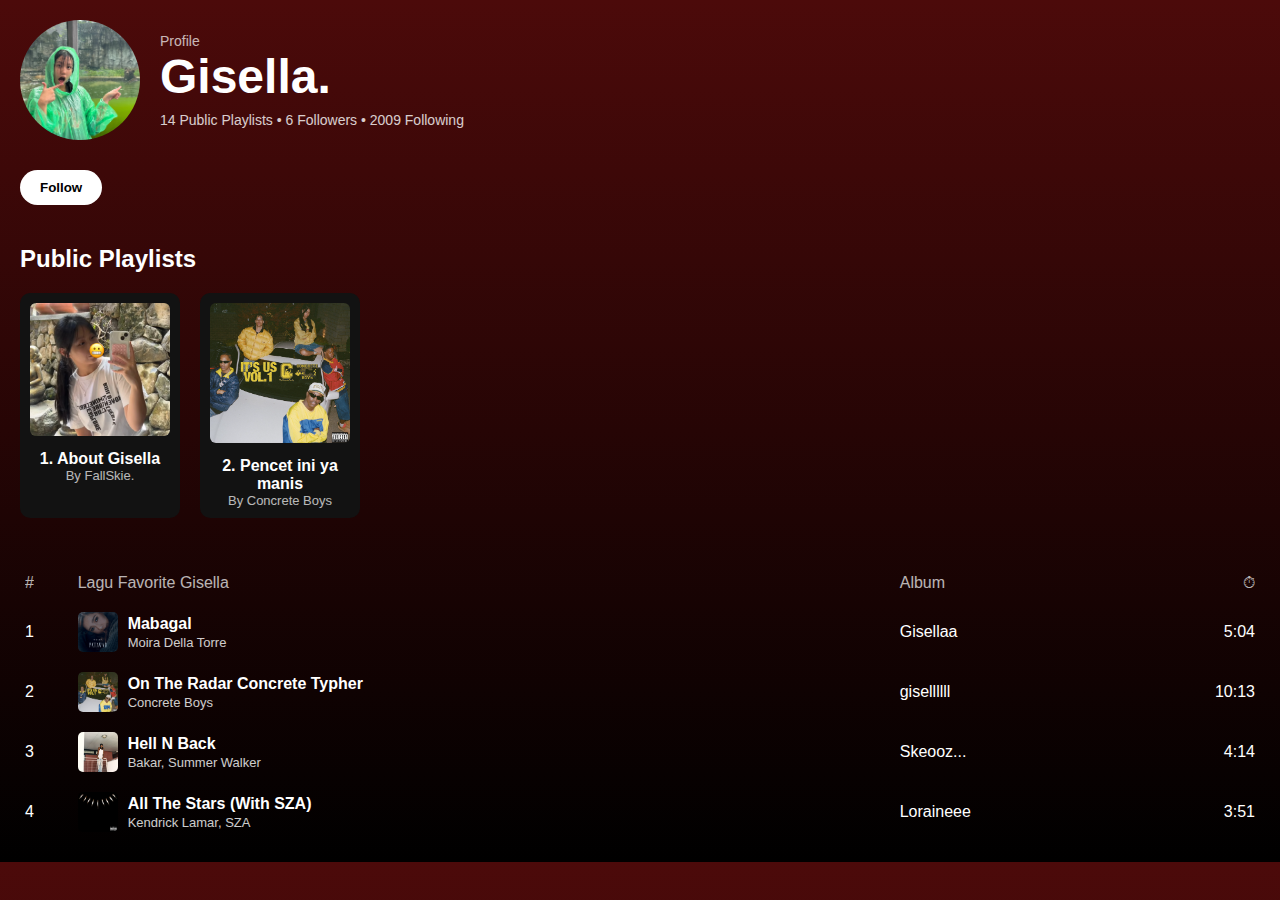
<file: index.html>
<!DOCTYPE html>
<html lang="en">
<head>
    <meta charset="UTF-8">
    <title>FallSkie. | Profile</title>
    <link rel="stylesheet" href="ultah.css">
    <meta name="viewport" content="width=device-width, initial-scale=1.0">
    <style>
        /* Tambahkan pointer cursor ke baris lagu yang interaktif */
        .playable {
            cursor: pointer;
        }

        /* Tambahkan efek hover agar kelihatan bisa diklik */
        .playable:hover {
            background-color: rgba(255, 255, 255, 0.1);
        }
    </style>
</head>
<body>
    <header class="profile-header">
        <img src="cee green cut.png" alt="Profile Picture" class="profile-pic">
        <div class="profile-info">
            <p class="profile-label">Profile</p>
            <h1 class="profile-name">Gisella<span class="dot">.</span></h1>
            <p class="profile-meta">14 Public Playlists • 6 Followers • 2009 Following</p>
        </div>
    </header>

    <main>
        <button class="follow-btn">Follow</button>
        
        <h2 class="section-title">Public Playlists</h2>
        <div class="playlist-grid">
           <div class="playlist-card">
                <a href="password.html">
                    <img src="ceeee cut.png" alt="Gisella Playlist">
                </a>
                <p class="playlist-title">1. About Gisella</p>
                <p class="playlist-author">By FallSkie.</p>
            </div>
            <div class="playlist-card">
                <a href="password2.html">
                    <img src="on the radar.png" alt="on the radar cover">
                </a>
                <p class="playlist-title">2. Pencet ini ya manis</p>
                <p class="playlist-author">By Concrete Boys</p>
            </div>
        </div>
    </main>

    <br><br>

    <!-- Play dan list lagu fav -->
    <main>
        <table>
            <thead>
                <tr>
                    <th>#</th>
                    <th>Lagu Favorite Gisella</th>
                    <th>Album</th>
                    <th class="right">⏱</th>
                </tr>
            </thead>
            <tbody>
                <tr class="playable" data-url="ultah2.html">
                    <td>1</td>
                    <td class="song-info">
                        <img src="Screenshot 2025-05-29 103252.png" alt="Mabagal">
                        <div>
                            <p class="title">Mabagal</p>
                            <p class="artist">Moira Della Torre</p>
                        </div>
                    </td>
                    <td>Gisellaa</td>
                    <td class="right">5:04</td>
                </tr>
                <tr class="playable" data-url="ultah3.html">
                    <td>2</td>
                    <td class="song-info">
                        <img src="on the radar.png" alt="Concrete Boys">
                        <div>
                            <p class="title">On The Radar Concrete Typher</p>
                            <p class="artist">Concrete Boys</p>
                        </div>
                    </td>
                    <td>gisellllll</td>
                    <td class="right">10:13</td>
                </tr>
                <tr class="playable" data-url="ultah4.html">
                    <td>3</td>
                    <td class="song-info">
                        <img src="Hell N Back.png" alt="Hell N Back">
                        <div>
                            <p class="title">Hell N Back</p>
                            <p class="artist">Bakar, Summer Walker</p>
                        </div>
                    </td>
                    <td>Skeooz...</td>
                    <td class="right">4:14</td>
                </tr>
                <tr class="playable" data-url="ultah5.html">
                    <td>4</td>
                    <td class="song-info">
                        <img src="All the stars.png" alt="All The Stars">
                        <div>
                            <p class="title">All The Stars (With SZA)</p>
                            <p class="artist">Kendrick Lamar, SZA</p>
                        </div>
                    </td>
                    <td>Loraineee</td>
                    <td class="right">3:51</td>
                </tr>
            </tbody>
        </table>
    </main>

    <script>
        // buat nge play laguu nyeni
        const playableRows = document.querySelectorAll('.playable');
        playableRows.forEach(row => {
            row.addEventListener('click', () => {
                const url = row.getAttribute('data-url');
                window.location.href = url;
            });
        });


    </script>
</body>
</html>
</file>
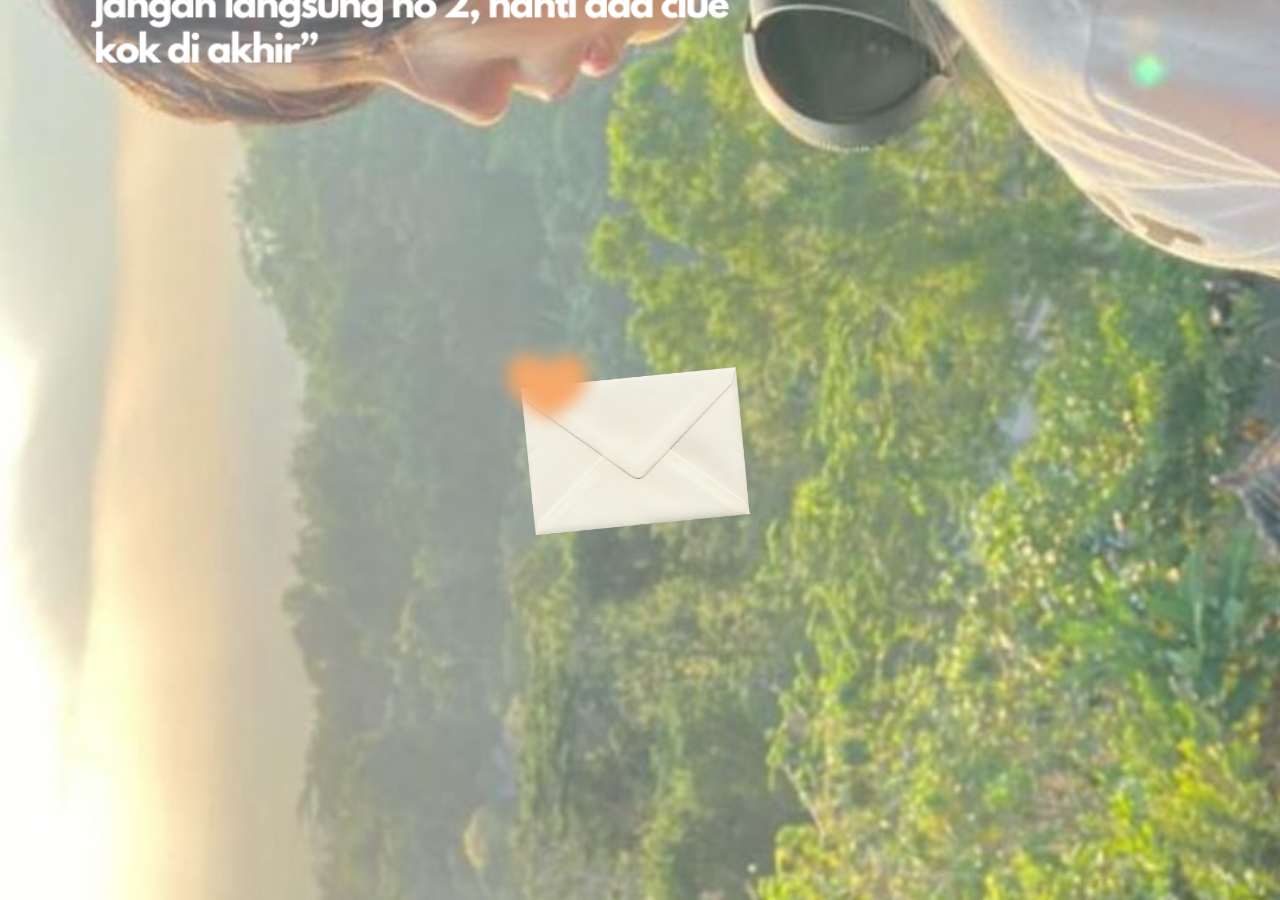
<file: cluenomor2.html>
<!DOCTYPE html>
<html lang="en">
<head>
  <meta charset="UTF-8" />
  <title>You’ve Got a Mail</title>
  <style>
    /* Reset & Body */
    * {
      margin: 0;
      padding: 0;
      box-sizing: border-box;
    }

    body {
      font-family: Arial, sans-serif;
      background-image: url('BEGRONASLIMBOD.png');
      background-size: cover;
      background-position: center;
      background-repeat: no-repeat;
      height: 100vh;
      overflow: hidden;
      position: relative;
    }

    /* Amplop wrapper */
    .mail-wrapper {
      position: absolute;
      top: 50%;
      left: 50%;
      transform: translate(-50%, -50%);
      width: 300px;
      cursor: pointer;
    }

    .envelope {
      width: 100%;
      z-index: 1;
      display: block;
    }

    /* Polaroid */
    .polaroid {
      position: absolute;
      top: -40px;
      left: 100px;
      transform: rotate(8deg);
      width: 120px;
      z-index: 2;
    }

    .polaroid img {
      width: 100%;
      border: 10px solid white;
      box-shadow: 0 4px 8px rgba(0, 0, 0, 0.2);
    }

    /* Kertas surat */
    .paper {
      position: absolute;
      top: 0;
      left: 0;
      width: 100%;
      opacity: 0;
      transform: scale(0.9);
      transition: all 0.6s ease;
      z-index: 3;
    }

    .paper img {
      width: 100%;
      border-radius: 10px;
    }

    .show-paper {
      opacity: 1;
      transform: translateY(-150px) scale(1);
    }

    /* Tombol fixed di bawah */
    #nextPageBtn {
      position: fixed;
      bottom: 20px;
      left: 50%;
      transform: translateX(-50%);
      padding: 12px 24px;
      font-size: 16px;
      background-color: #6a5acd;
      color: white;
      border: none;
      border-radius: 8px;
      cursor: pointer;
      transition: background-color 0.3s ease;
      display: none;
      z-index: 99;
    }

    #nextPageBtn:hover {
      background-color: #483d8b;
    }

    /* Responsif */
    @media (max-width: 480px) {
      .mail-wrapper {
        width: 90%;
      }

      .polaroid {
        width: 90px;
        left: 60%;
      }

      .paper img {
        border-radius: 8px;
      }

      #nextPageBtn {
        font-size: 14px;
        padding: 10px 20px;
      }
    }
  </style>
</head>
<body>

  


  <!-- Amplop & Foto -->
  <div class="mail-wrapper" onclick="showPaper()">
    <img src="foto surat mail.png" alt="Amplop" class="envelope" />

    <div class="paper" id="paper">
      <img src="PAPERCLUE.png" alt="Surat Ulang Tahun" />
    </div>

   
  </div>

  <!-- Tombol Next Page -->
  <button id="nextPageBtn" onclick="goToNextPage()">Tekan Ini untuk Ke Beranda</button>

  <!-- Script -->
  <script>
    function showPaper() {
      const paper = document.getElementById('paper');
      const nextBtn = document.getElementById('nextPageBtn');

      paper.classList.toggle('show-paper');

      if (paper.classList.contains('show-paper')) {
        nextBtn.style.display = 'block';
      } else {
        nextBtn.style.display = 'none';
      }
    }

    function goToNextPage() {
      window.location.href = 'index.html'; // Ganti ke halaman kamu
    }
  </script>
</body>
</html>
</file>
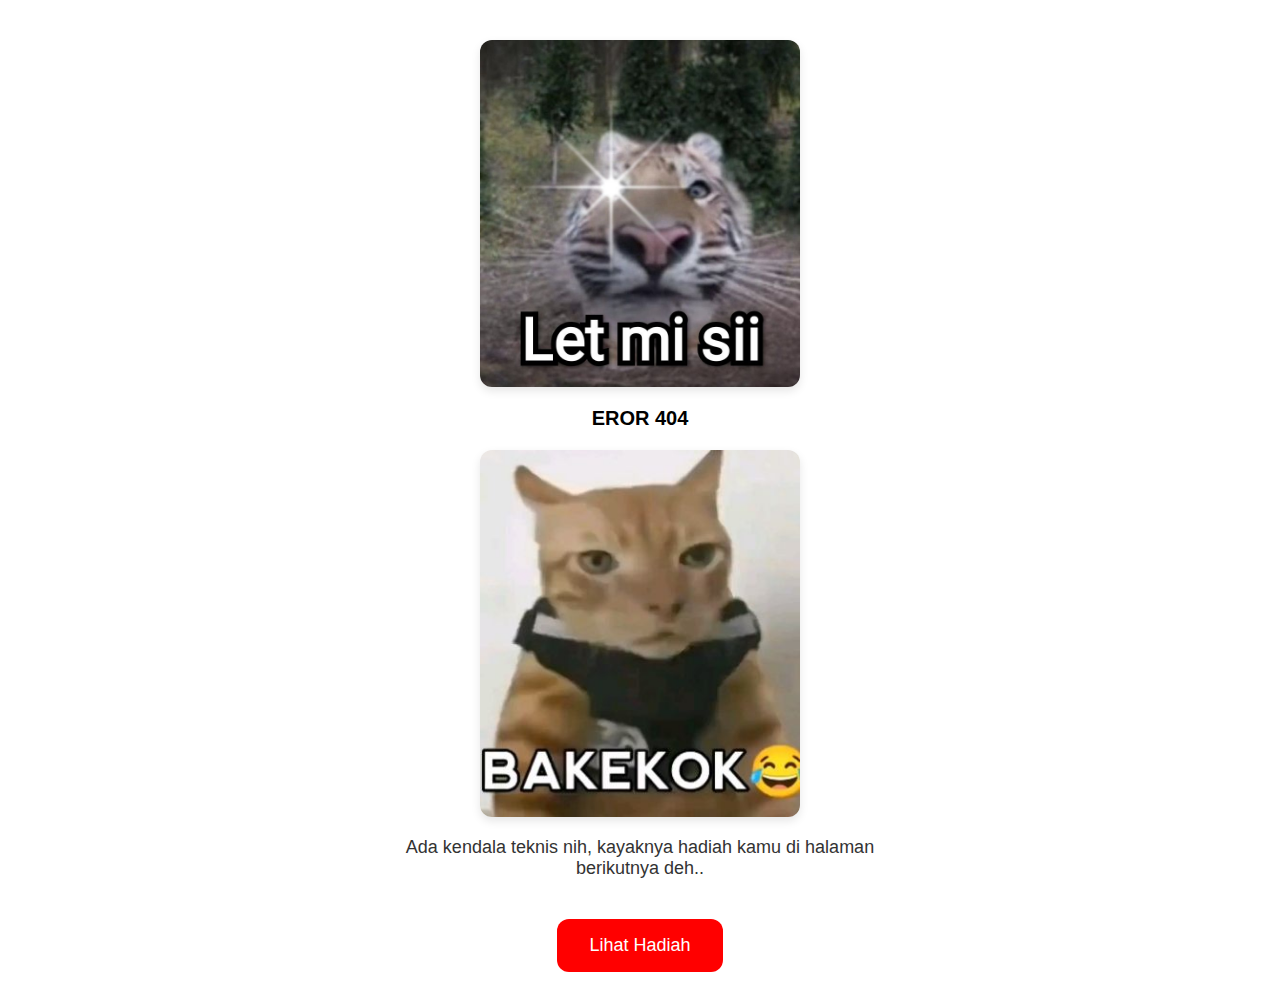
<file: giftMeme0.html>
<!DOCTYPE html>
<html lang="id">
<head>
  <meta charset="UTF-8" />
  <meta name="viewport" content="width=device-width, initial-scale=1.0"/>
  <title>Gift?</title>
  <link rel="stylesheet" href="giftMeme0.css" />
</head>
<body>
  <div class="container">
    <img src="letmisii.jpeg" alt="Let mi sii" class="meme-img" />
    <p class="error-text">EROR 404</p>

    <img src="Bakekok.jpeg" alt="Bakekok" class="meme-img" />
    <p class="info-text">Ada kendala teknis nih, kayaknya hadiah kamu di halaman berikutnya deh..</p>

    <button onclick="showPopup()">Lihat Hadiah</button>
  </div>

  <!-- Popup -->
  <div id="popup" class="popup hidden">
    <div class="popup-box">
      <h2>Kamu beneran Gisella kan?</h2>
      <p>soalnya gift ini aku buat sepenuh hati hanya untuk Gisella Loraine saja.</p>
      <hr />
      <div class="popup-buttons">
        <button class="no-btn" onclick="hidePopup()">Engga</button>
        <button class="yes-btn" onclick="goToNext()">Iyaa</button>
      </div>
    </div>
  </div>

  <script>
    function showPopup() {
      document.getElementById("popup").classList.remove("hidden");
    }

    function hidePopup() {
      document.getElementById("popup").classList.add("hidden");
    }

    function goToNext() {
      window.location.href = "giftMeme1.html"; // ganti ke file prank selanjutnya
    }
  </script>
</body>
</html>
</file>
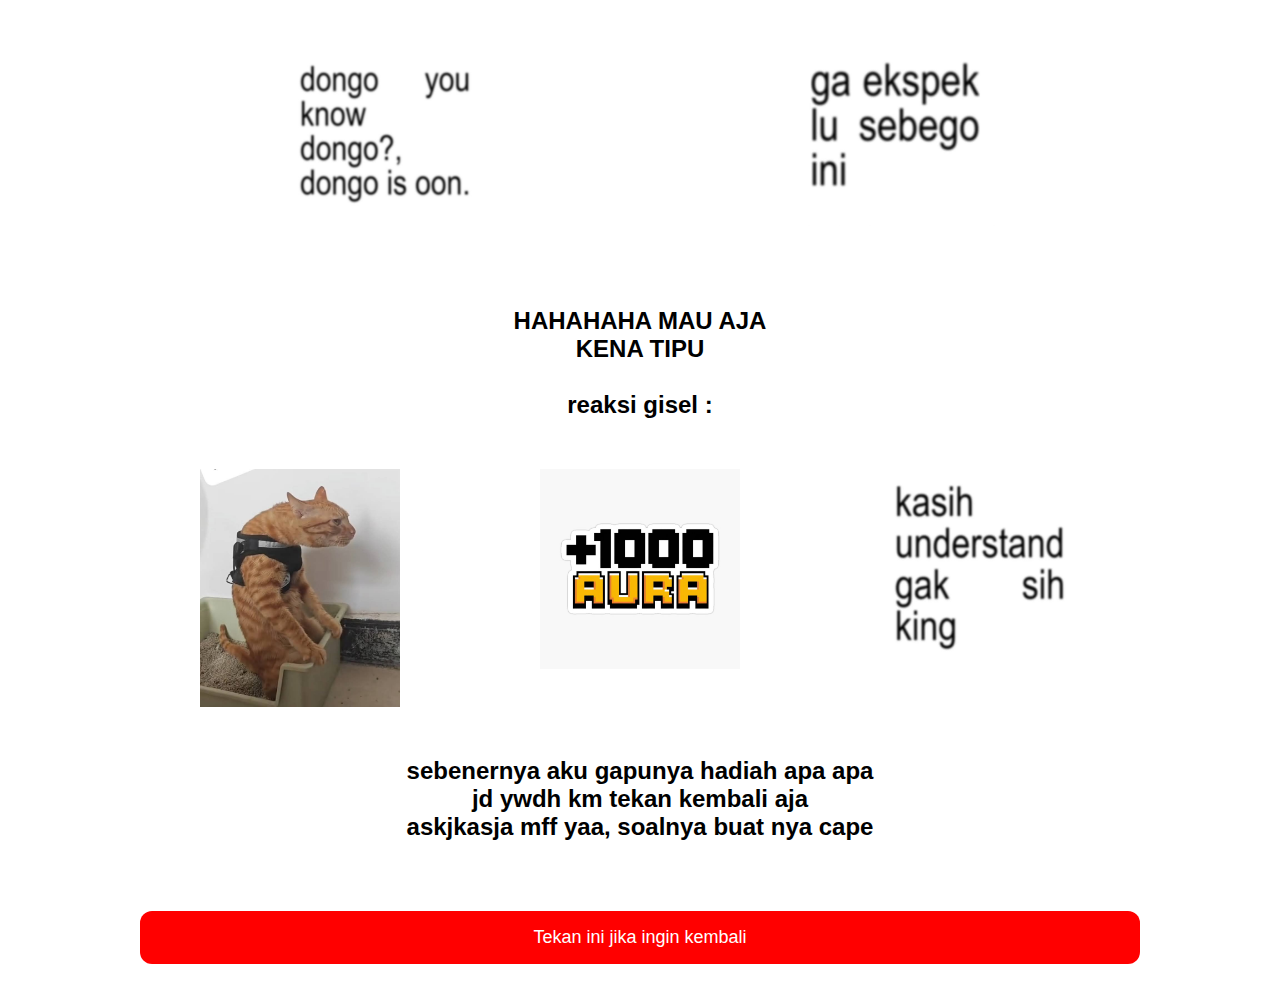
<file: giftMeme1.html>
<!DOCTYPE html>
<html lang="id">
<head>
  <meta charset="UTF-8" />
  <meta name="viewport" content="width=device-width, initial-scale=1.0" />
  <title>Eaa Kena Scam 😎</title>
  <link rel="stylesheet" href="giftMeme1.css" />
</head>
<body>

  <div class="content">
    <img src="stiker 1.jpeg" alt="dongo" class="sticker" />
    <img src="stiker 2.jpeg" alt="sebegoini" class="sticker" />
    <h2>HAHAHAHA MAU AJA<br>KENA TIPU<br><br>reaksi gisel :</h2>
    <img src="stiker 3.jpeg" alt="reaksi gisel" class="sticker" />
    <img src="stiker 5.jpeg" alt="+1000 aura" class="sticker" />
    <img src="stiker 4.jpeg" alt="kasih understand gak sih king" class="sticker" />
    <h2>sebenernya aku gapunya hadiah apa apa<br>jd ywdh km tekan kembali aja<br>askjkasja mff yaa, soalnya buat nya cape</h2>

    <button onclick="goBack()">Tekan ini jika ingin kembali</button>
  </div>

  <script>
    function goBack() {
      window.location.href = "giftforme.html"; // atau arahkan ke halaman login
      // window.location.href = "index.html";
    }
  </script>


 

</body>
</html>
</file>
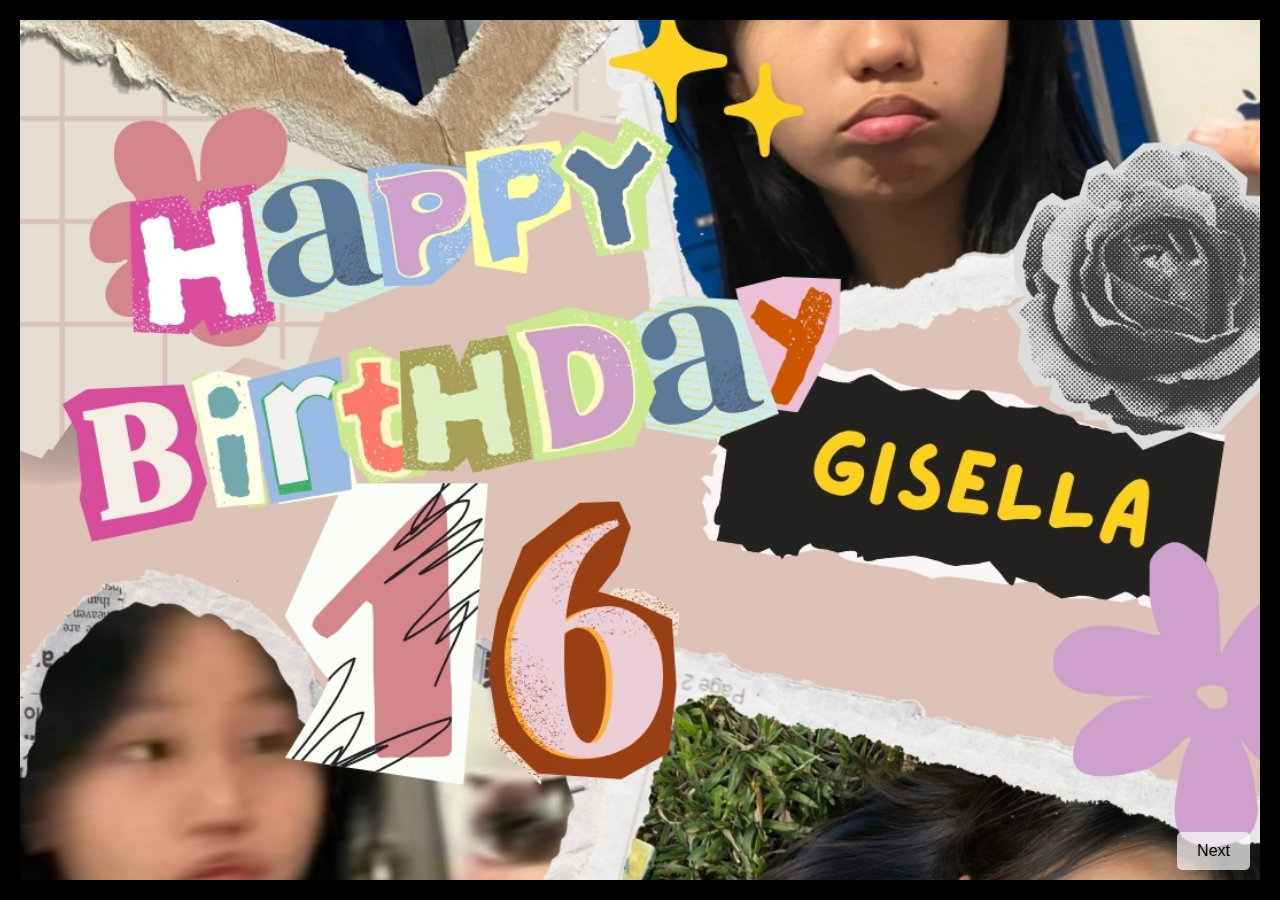
<file: LAST.HTML>
<!DOCTYPE html>
<html lang="id">
<head>
  <meta charset="UTF-8">
  <meta name="viewport" content="width=device-width, initial-scale=1.0">
  <title>Galeri Foto</title>
  <style>
    * {
      margin: 0;
      padding: 0;
      box-sizing: border-box;
    }
    body, html {
      width: 100%;
      height: 100%;
      overflow: hidden;
      font-family: Arial, sans-serif;
    }
    .gallery {
      position: relative;
      width: 100vw;
      height: 100vh;
    }
    .gallery img, .gallery .thank-you {
      position: absolute;
      width: 100%;
      height: 100%;
      display: flex;
      align-items: center;
      justify-content: center;
      flex-direction: column;
      background-color: #000;
      color: #fff;
      font-size: 24px;
      text-align: center;
      padding: 20px;
      opacity: 0;
      transition: opacity 0.5s ease-in-out;
    }
    .gallery img.active, .gallery .thank-you.active {
      opacity: 1;
    }
    .gallery img {
      object-fit: cover;
    }
    .next-btn {
      position: absolute;
      bottom: 30px;
      right: 30px;
      padding: 10px 20px;
      background-color: rgba(255, 255, 255, 0.7);
      border: none;
      border-radius: 5px;
      font-size: 16px;
      cursor: pointer;
    }
    .rate-btn {
      margin-top: 20px;
      padding: 10px 20px;
      background-color: #fff;
      color: #000;
      border: none;
      border-radius: 5px;
      cursor: pointer;
      font-size: 16px;
    }
  </style>
</head>
<body>
  <div class="gallery">
    <img src="1.jpg" alt="Foto 1" class="active">
    <img src="2.jpg" alt="Foto 2">
    <img src="3.jpg" alt="Foto 3">
    <img src="4.jpg" alt="Foto 4">
    <img src="5.jpg" alt="Foto 5">
    <img src="6.jpg" alt="Foto 6">
    <div class="thank-you">
      <div>Thank u uda mau baca sampai terakhir<br><strong>Gisella</strong></div>
      <button class="rate-btn" onclick="alert('Terima kasih gisella loraine, kamu baik banget uda mau baca sampe akhir hehehe, aku juga uda cape ngoding nya, mungkin sampe sini dulu deh ehehehe, made on June 2 to June 14, 2025, 00.05 ')">finish</button>
    </div>
    <button class="next-btn" onclick="showNext()">Next</button>
  </div>

  <script>
    const items = document.querySelectorAll('.gallery img, .gallery .thank-you');
    let current = 0;

    function showNext() {
      items[current].classList.remove('active');
      current = (current + 1) % items.length;
      items[current].classList.add('active');
    }
  </script>
</body>
</html>
</file>
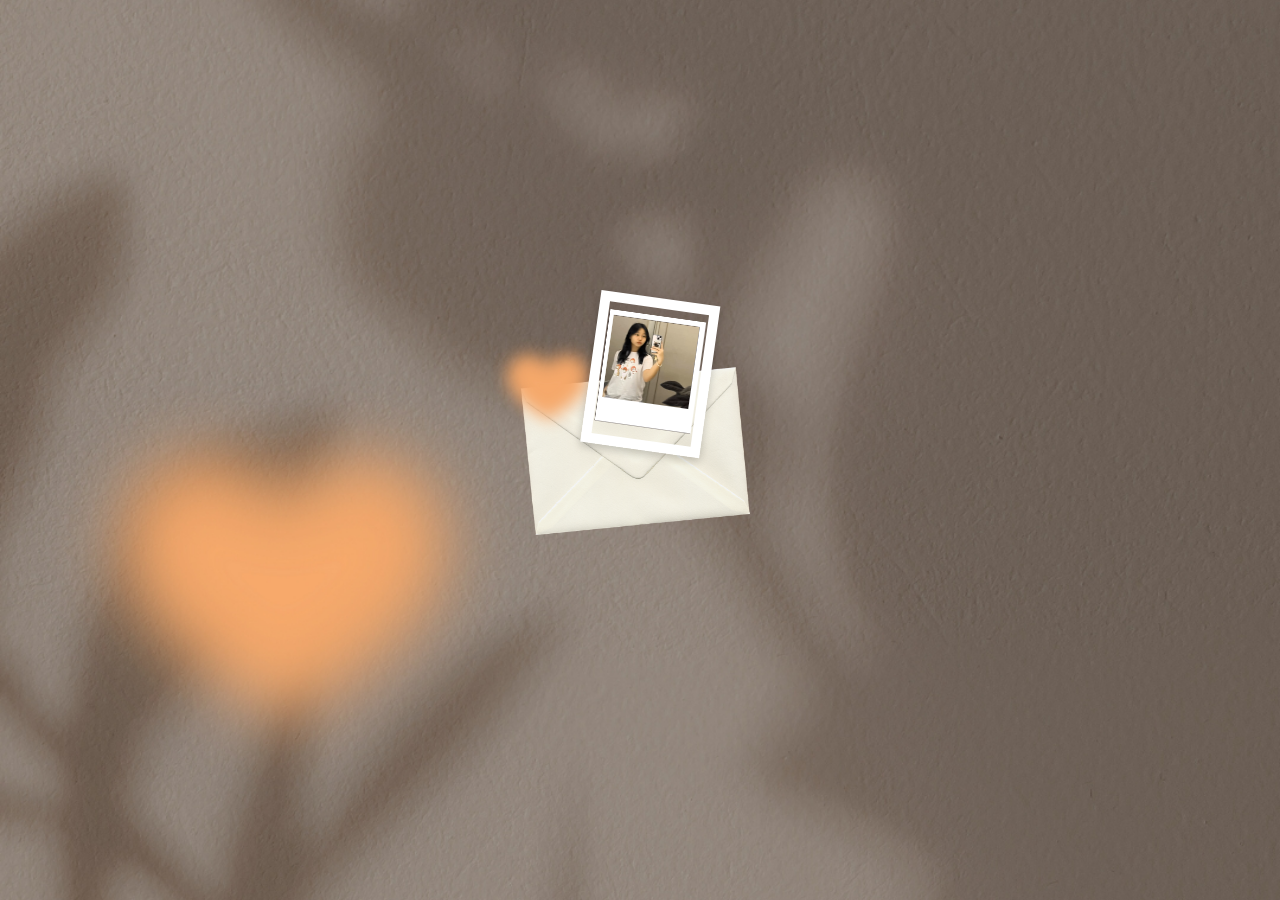
<file: mailnotification.html>
<!DOCTYPE html>
<html lang="en">
<head>
  <meta charset="UTF-8" />
  <title>You’ve Got a Mail</title>
  <style>
    /* Reset & Body */
    * {
      margin: 0;
      padding: 0;
      box-sizing: border-box;
    }

    body {
      font-family: Arial, sans-serif;
      background-image: url('begron real mail.jpg');
      background-size: cover;
      background-position: center;
      background-repeat: no-repeat;
      height: 100vh;
      overflow: hidden;
      position: relative;
    }

    /* Amplop wrapper */
    .mail-wrapper {
      position: absolute;
      top: 50%;
      left: 50%;
      transform: translate(-50%, -50%);
      width: 300px;
      cursor: pointer;
    }

    .envelope {
      width: 100%;
      z-index: 1;
      display: block;
    }

    /* Polaroid */
    .polaroid {
      position: absolute;
      top: -40px;
      left: 100px;
      transform: rotate(8deg);
      width: 120px;
      z-index: 2;
    }

    .polaroid img {
      width: 100%;
      border: 10px solid white;
      box-shadow: 0 4px 8px rgba(0, 0, 0, 0.2);
    }

    /* Kertas surat */
    .paper {
      position: absolute;
      top: 0;
      left: 0;
      width: 100%;
      opacity: 0;
      transform: scale(0.9);
      transition: all 0.6s ease;
      z-index: 3;
    }

    .paper img {
      width: 100%;
      border-radius: 10px;
    }

    .show-paper {
      opacity: 1;
      transform: translateY(-150px) scale(1);
    }

    /* Tombol fixed di bawah */
    #nextPageBtn {
      position: fixed;
      bottom: 20px;
      left: 50%;
      transform: translateX(-50%);
      padding: 12px 24px;
      font-size: 16px;
      background-color: #6a5acd;
      color: white;
      border: none;
      border-radius: 8px;
      cursor: pointer;
      transition: background-color 0.3s ease;
      display: none;
      z-index: 99;
    }

    #nextPageBtn:hover {
      background-color: #483d8b;
    }

    /* Responsif */
    @media (max-width: 480px) {
      .mail-wrapper {
        width: 90%;
      }

      .polaroid {
        width: 90px;
        left: 60%;
      }

      .paper img {
        border-radius: 8px;
      }

      #nextPageBtn {
        font-size: 14px;
        padding: 10px 20px;
      }
    }
  </style>
</head>
<body>

  


  <!-- Amplop & Foto -->
  <div class="mail-wrapper" onclick="showPaper()">
    <img src="foto surat mail.png" alt="Amplop" class="envelope" />

    <div class="paper" id="paper">
      <img src="paper mail.png" alt="Surat Ulang Tahun" />
    </div>

    <div class="polaroid">
      <img src="foto miror mail.png" alt="Foto" />
    </div>
  </div>

  <!-- Tombol Next Page -->
  <button id="nextPageBtn" onclick="goToNextPage()">Next Page</button>

  <!-- Script -->
  <script>
    function showPaper() {
      const paper = document.getElementById('paper');
      const nextBtn = document.getElementById('nextPageBtn');

      paper.classList.toggle('show-paper');

      if (paper.classList.contains('show-paper')) {
        nextBtn.style.display = 'block';
      } else {
        nextBtn.style.display = 'none';
      }
    }

    function goToNextPage() {
      window.location.href = 'cluenomor2.html'; // Ganti ke halaman kamu
    }
  </script>
</body>
</html>
</file>
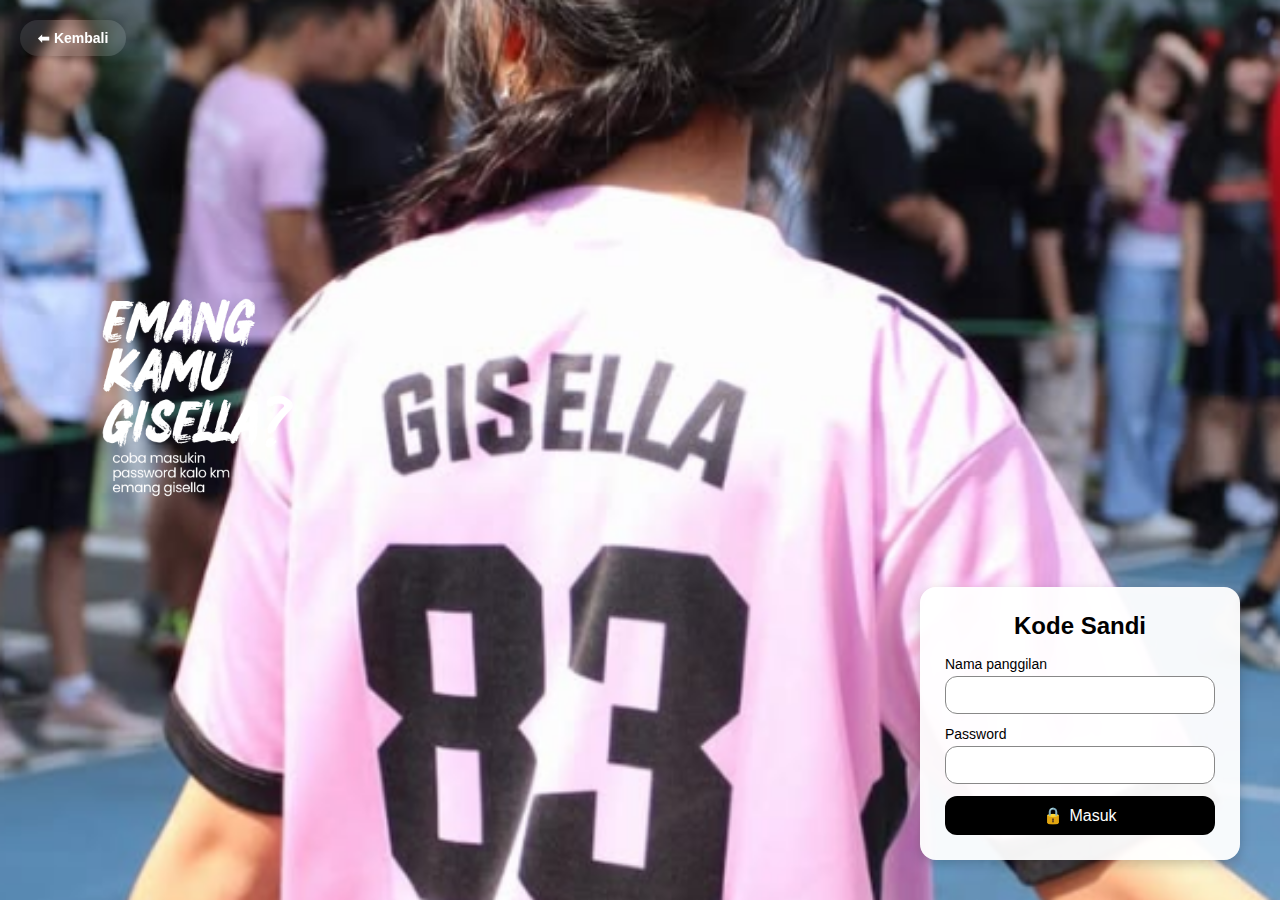
<file: password.html>
<!DOCTYPE html>
<html lang="id">
<head>
  <meta charset="UTF-8" />
  <meta name="viewport" content="width=device-width, initial-scale=1.0" />
  <title>Login GISELLA</title>
  <link rel="stylesheet" href="password.css" />
</head>
<body>

<a href="javascript:history.back()" class="back-button">⬅ Kembali</a>
    

  <div class="container">
    <img src="begron password.png" alt="Background" class="bg" />
    
    <div class="overlay">
      <img src="emang km gisel.png" alt="Emang kamu Gisella?" class="heading-img" />
      
      <div class="login-box">
        <h2>Kode Sandi</h2>
        <form id="loginForm">
          <label for="nickname">Nama panggilan</label>
          <input type="text" id="nickname" name="nickname" required />

          <label for="password">Password</label>
          <input type="password" id="password" name="password" required />

          <button type="submit"><span>🔒</span>Masuk</button>
        </form>
      </div>
    </div>
  </div>

  <script>
    document.getElementById("loginForm").addEventListener("submit", function (e) {
      e.preventDefault(); // Cegah reload

      const nickname = document.getElementById("nickname").value.trim().toLowerCase();
      const password = document.getElementById("password").value.trim();

      if (nickname === "gisella" && password === "14062009") {
        window.location.href = "aboutyou.html"; // arahkan ke halaman baru
      } else {
        alert("Nama atau Password yang kamu masukin salah, lu siapa jir");
      }
    });
  </script>
</body>
</html>
</file>
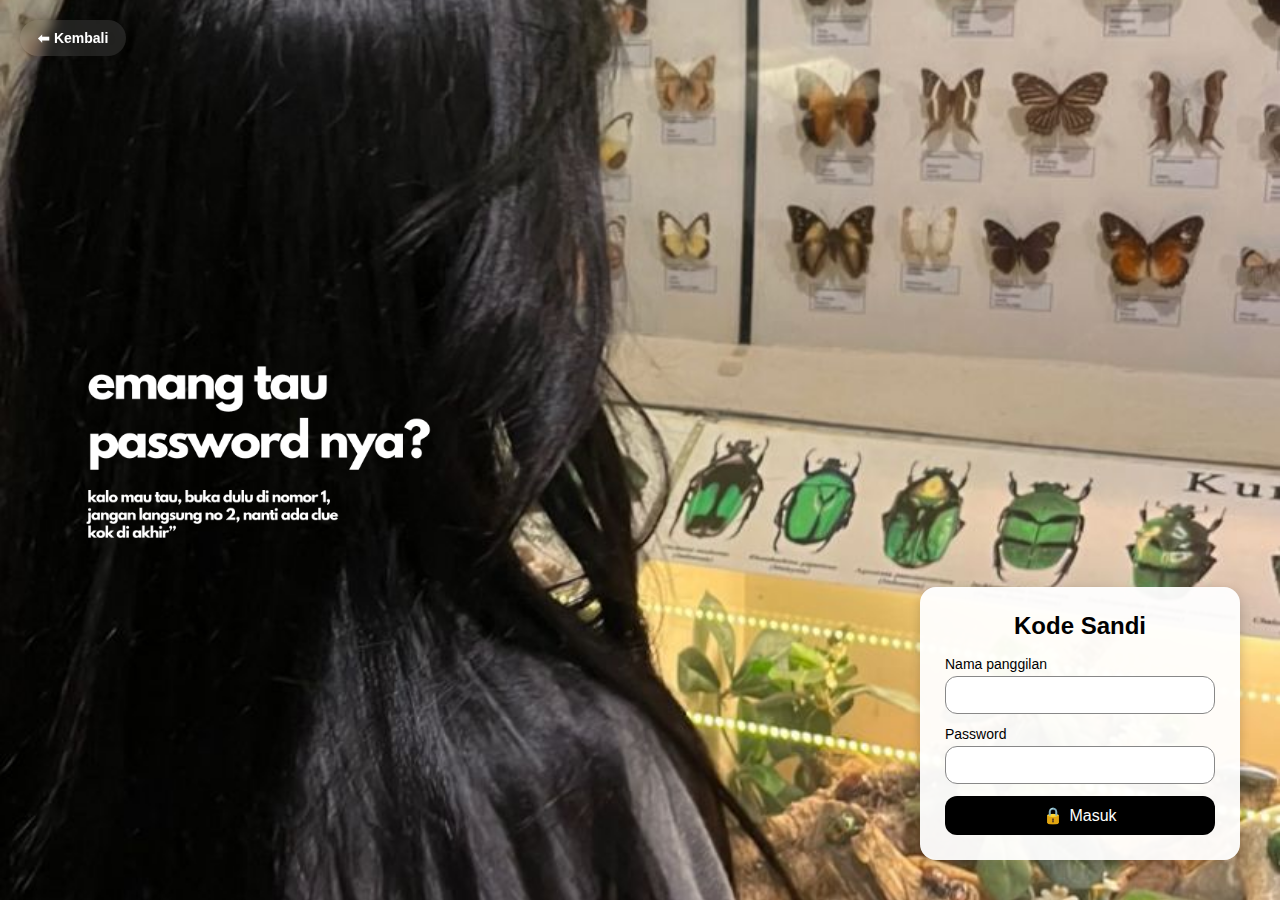
<file: password2.html>
<!DOCTYPE html>
<html lang="id">
<head>
  <meta charset="UTF-8" />
  <meta name="viewport" content="width=device-width, initial-scale=1.0" />
  <title>Login GISELLA</title>
  <link rel="stylesheet" href="password.css" />
</head>
<body>

<a href="javascript:history.back()" class="back-button">⬅ Kembali</a>
    

  <div class="container">
    <img src="giss8.jpg" alt="Background" class="bg" />
    
    <div class="overlay">
      <img src="katakata3.png" alt="Emang kamu Gisella?" class="heading-img" />
      
      <div class="login-box">
        <h2>Kode Sandi</h2>
        <form id="loginForm">
          <label for="nickname">Nama panggilan</label>
          <input type="text" id="nickname" name="nickname" required />

          <label for="password">Password</label>
          <input type="password" id="password" name="password" required />

          <button type="submit"><span>🔒</span>Masuk</button>
        </form>
      </div>
    </div>
  </div>

  <script>
    document.getElementById("loginForm").addEventListener("submit", function (e) {
      e.preventDefault(); // Cegah reload

      const nickname = document.getElementById("nickname").value.trim().toLowerCase();
      const password = document.getElementById("password").value.trim();

      if (nickname === "melvin" && password === "06062009") {
        window.location.href = "LAST.html"; // arahkan ke halaman baru
      } else {
        alert("Nama atau Password yang kamu masukin salah, lu siapa jir");
      }
    });
  </script>
</body>
</html>
</file>
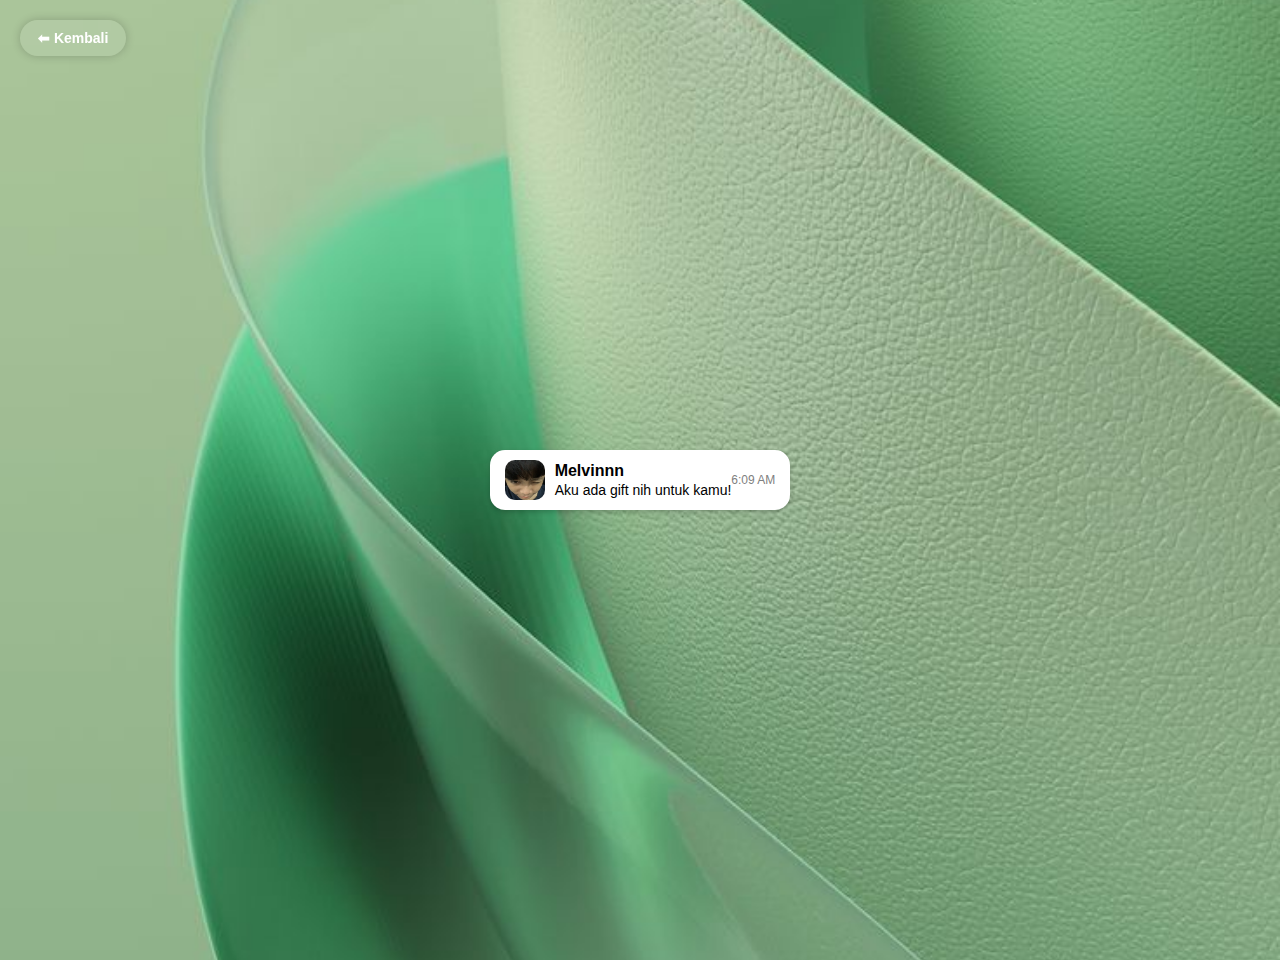
<file: press me.html>
<!DOCTYPE html>
<html lang="id">
<head>
  <meta charset="UTF-8" />
  <meta name="viewport" content="width=device-width, initial-scale=1.0" />
  <title>Simulasi Notifikasi</title>
  <link rel="stylesheet" href="press me.css" />
</head>
<body>

<a href="javascript:history.back()" class="back-button">⬅ Kembali</a>

  
  <!-- Notifikasi awal -->
  <div class="notification" onclick="showAlert()">
    <img src="profille.png" alt="foto" />
    <div class="text">
      <strong>Melvinnn</strong>
      <p>Aku ada gift nih untuk kamu!</p>
    </div>
    <span class="time">6:09 AM</span>
  </div>

  <!-- Alert Box (sembunyi dulu) -->
  <div class="alert-box" id="alertBox">
    <h3>Yakin Buka Gift Dari Aku</h3>
    <p>Gift ini mungkin berisi berbahaya!</p>
    <div class="actions">
      <a href="press me.html">Engga</a>
      <!-- <a href="#">Iyaa</a>  PAKE INI ATAU BWHNYA -->
       <a href="#" onclick="window.location.href='giftMeme0.html'">Iyaa</a>

    </div>
  </div>

  <script>
    function showAlert() {
  const box = document.getElementById("alertBox");
  box.classList.add("show");
}

    
  


  </script>
</body>
</html>
</file>
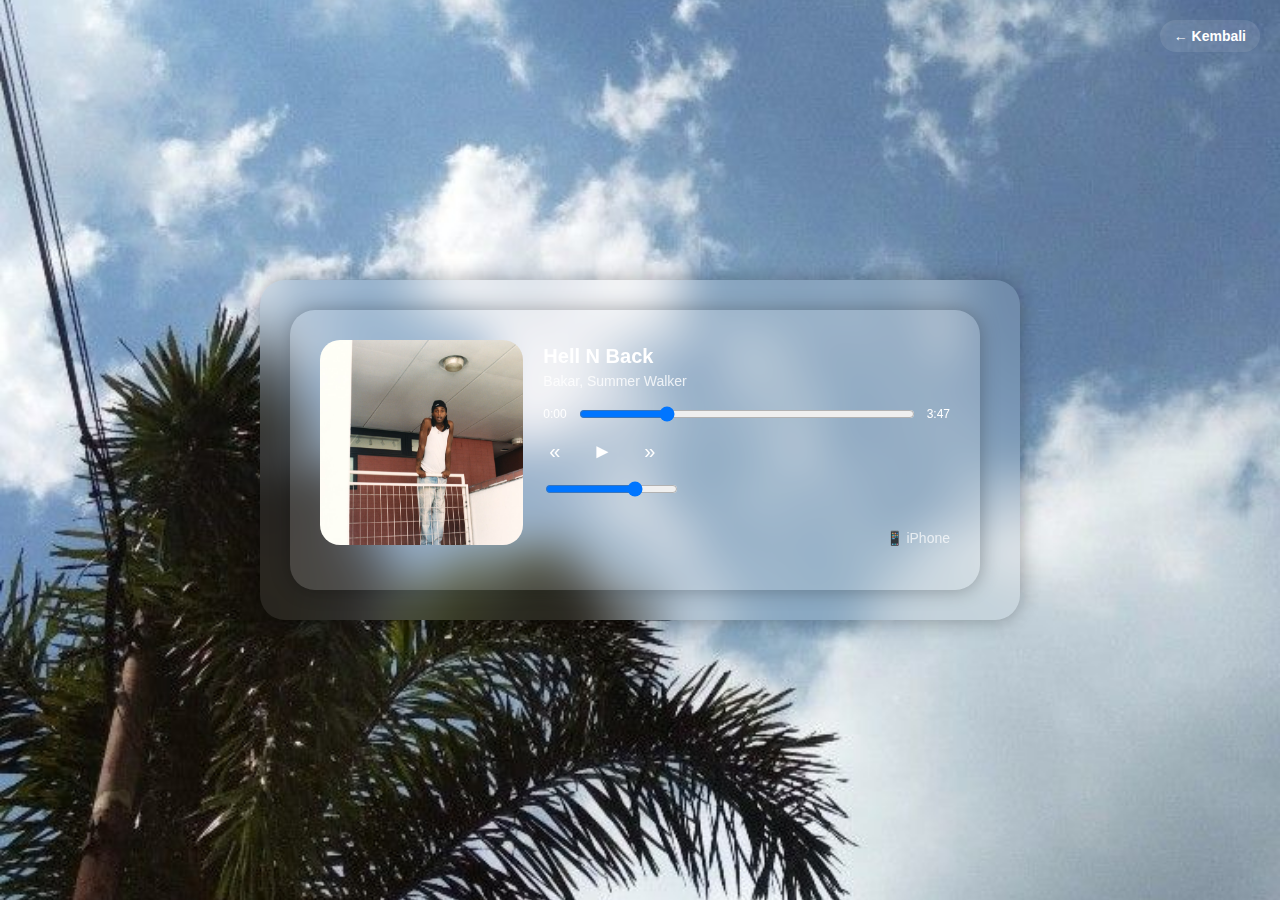
<file: ultah4.html>
<!DOCTYPE html>
<html lang="en">
<head>
    <meta charset="UTF-8">
    <title>Mabagal - Music Player</title>
    <link rel="stylesheet" href="ultah4.css">
    <meta name="viewport" content="width=device-width, initial-scale=1.0">
</head>
<body>


    <a href="ultah.html" class="back-button">← Kembali</a>
    <div class="music-player">
        
    

    <div class="music-player">
        <div class="album-art">
            <img src="Hell N Back.png" alt="on the radar cover">
        </div>

        <div class="player-info">
            <div class="info">
                <h2>Hell N Back</h2>
                <p>Bakar, Summer Walker</p>
            </div>

            <div class="progress">
                <span>0:00</span>
                <input type="range" min="0" max="100" value="25">
                <span>3:47</span>
            </div>

            <div class="controls">
                <button>&laquo;</button>
                <button class="play">&#9658;</button>
                <button>&raquo;</button>
            </div>

            <div class="volume">
                <input type="range" min="0" max="100" value="70">
            </div>

            <div class="device">
                <p>📱 iPhone</p>
            </div>
        </div>
    </div>


    <audio id="audio-player" src="Bakar - Hell N Back (Official Audio) ft. Summer Walker.mp4"></audio>

    <!-- Script untuk memutar audio : -->

    <script>
    const audio = document.getElementById("audio-player");
    const playBtn = document.querySelector(".play");

    playBtn.addEventListener("click", () => {
        if (audio.paused) {
            audio.play();
            playBtn.innerHTML = "❚❚"; // Ganti jadi pause icon
        } else {
            audio.pause();
            playBtn.innerHTML = "▶"; // Ganti jadi play icon
        }
    });
</script>


    

</body>
</html>
</file>
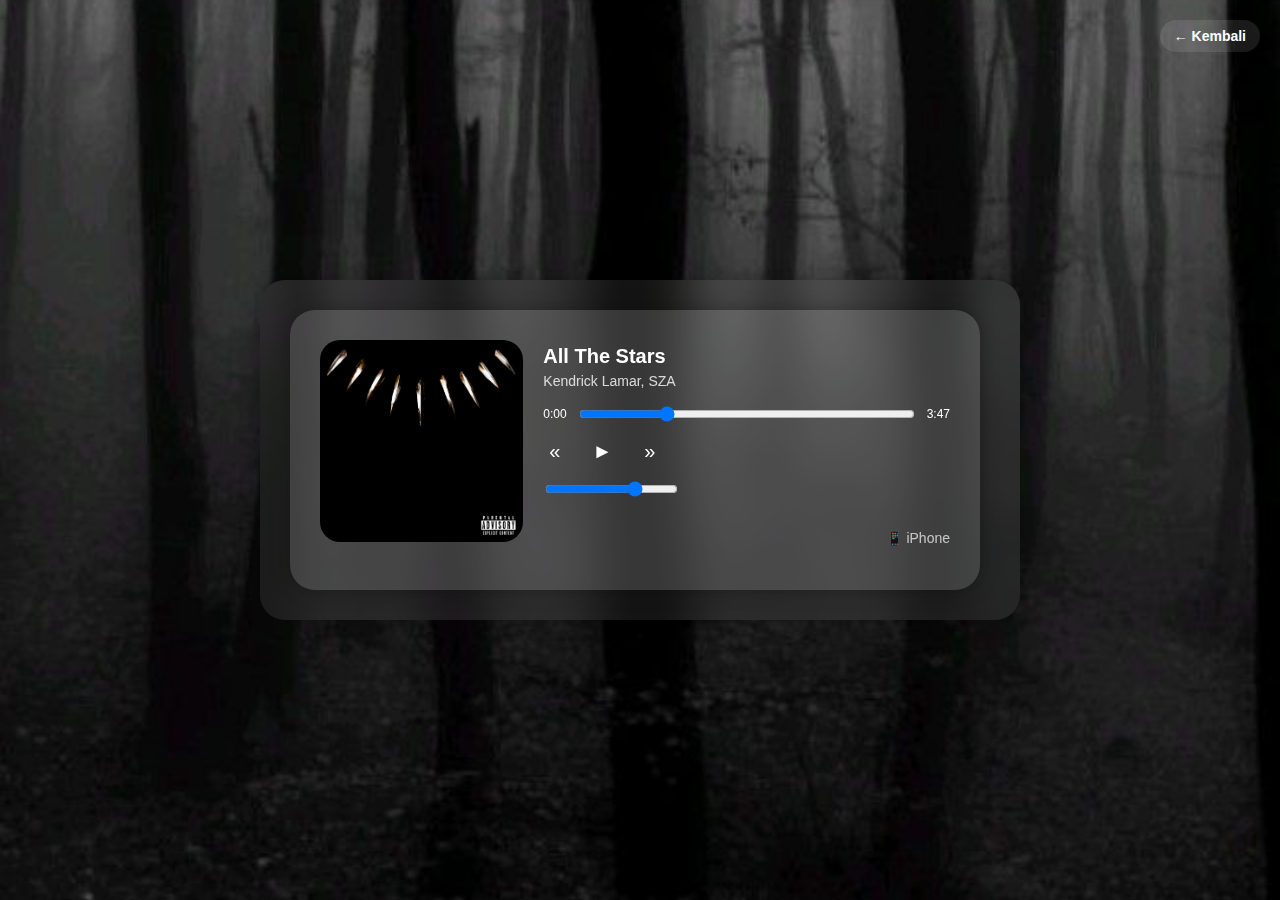
<file: ultah5.html>
<!DOCTYPE html>
<html lang="en">
<head>
    <meta charset="UTF-8">
    <title>Mabagal - Music Player</title>
    <link rel="stylesheet" href="ultah5.css">
    <meta name="viewport" content="width=device-width, initial-scale=1.0">
</head>
<body>


    <a href="ultah.html" class="back-button">← Kembali</a>
    <div class="music-player">
        
    

    <div class="music-player">
        <div class="album-art">
            <img src="All the stars.png" alt="on the radar cover">
        </div>

        <div class="player-info">
            <div class="info">
                <h2>All The Stars</h2>
                <p>Kendrick Lamar, SZA</p>
            </div>

            <div class="progress">
                <span>0:00</span>
                <input type="range" min="0" max="100" value="25">
                <span>3:47</span>
            </div>

            <div class="controls">
                <button>&laquo;</button>
                <button class="play">&#9658;</button>
                <button>&raquo;</button>
            </div>

            <div class="volume">
                <input type="range" min="0" max="100" value="70">
            </div>

            <div class="device">
                <p>📱 iPhone</p>
            </div>
        </div>
    </div>


    <audio id="audio-player" src="All The Stars.mp4"></audio>

    <!-- Script untuk memutar audio : -->

    <script>
    const audio = document.getElementById("audio-player");
    const playBtn = document.querySelector(".play");

    playBtn.addEventListener("click", () => {
        if (audio.paused) {
            audio.play();
            playBtn.innerHTML = "❚❚"; // Ganti jadi pause icon
        } else {
            audio.pause();
            playBtn.innerHTML = "▶"; // Ganti jadi play icon
        }
    });
</script>


    

</body>
</html>
</file>
<file: giftMeme0.css>
* {
  margin: 0;
  padding: 0;
  box-sizing: border-box;
  font-family: sans-serif;
}

body {
  background: white;
  display: flex;
  justify-content: center;
  align-items: center;
  min-height: 100vh;
  text-align: center;
  padding: 20px;
}

.container {
  max-width: 500px;
  width: 100%;
}

.meme-img {
  width: 100%;
  max-width: 300px;
  margin: 20px auto;
  display: block;
  border-radius: 12px;
  box-shadow: 0 4px 10px rgba(0,0,0,0.1);
}

.error-text {
  font-weight: bold;
  font-size: 18px;
  margin-bottom: 10px;
}

.info-text {
  font-size: 16px;
  margin: 20px auto;
  padding: 0 10px;
  color: #333;
}

/* Tombol */
button {
  padding: 14px 28px;
  font-size: 16px;
  background-color: red;
  color: white;
  border: none;
  border-radius: 12px;
  cursor: pointer;
  transition: background 0.3s ease;
  margin-top: 20px;
}

button:hover {
  background-color: darkred;
}

/* Responsive Desktop */
@media screen and (min-width: 768px) {
  .container {
    text-align: center;
  }

  .meme-img {
    max-width: 320px;
  }

  .error-text {
    font-size: 20px;
  }

  .info-text {
    font-size: 18px;
  }

  button {
    font-size: 18px;
    padding: 16px 32px;
  }
}


/* Popup */
.popup {
  position: fixed;
  top: 0;
  left: 0;
  width: 100%;
  height: 100%;
  background: rgba(0,0,0,0.5);
  backdrop-filter: blur(4px);
  display: flex;
  justify-content: center;
  align-items: center;
  z-index: 999;
}

.popup.hidden {
  display: none;
}

.popup-box {
  background: white;
  padding: 24px;
  border-radius: 16px;
  max-width: 90%;
  width: 350px;
  text-align: center;
  box-shadow: 0 8px 20px rgba(0,0,0,0.2);
}

.popup-box h2 {
  margin-bottom: 10px;
  font-size: 20px;
}

.popup-box p {
  margin-bottom: 16px;
  color: #444;
  font-size: 14px;
}

.popup-box hr {
  margin: 16px 0;
  border: none;
  border-top: 1px solid #ddd;
}

.popup-buttons {
  display: flex;
  justify-content: space-around;
}

.no-btn, .yes-btn {
  padding: 10px 20px;
  font-size: 14px;
  border: none;
  border-radius: 12px;
  cursor: pointer;
  font-weight: bold;
}

.no-btn {
  background-color: #e0f0ff;
  color: #0066cc;
}

.yes-btn {
  background-color: #e0f0ff;
  color: #1a73e8;
}

.no-btn:hover, .yes-btn:hover {
  background-color: #d0e8ff;
}
</file>
<file: giftMeme1.css>
body {
  margin: 0;
  padding: 0;
  font-family: sans-serif;
  background: white;
  text-align: center;
}

.content {
  padding: 20px;
  max-width: 1000px;
  margin: 0 auto;
  display: flex;
  flex-direction: column;
  align-items: center;
}

h2 {
  margin: 20px 0;
  font-size: 20px;
  font-weight: bold;
}

.sticker {
  max-width: 90%;
  margin: 10px auto;
  display: block;
}

/* Tombol */
button {
  margin-top: 30px;
  padding: 15px 25px;
  font-size: 16px;
  background-color: red;
  color: white;
  border: none;
  border-radius: 12px;
  cursor: pointer;
  transition: background 0.3s ease;
}

button:hover {
  background-color: darkred;
}

/* === RESPONSIVE FOR DESKTOP === */
@media screen and (min-width: 768px) {
  .content {
    flex-direction: row;
    flex-wrap: wrap;
    justify-content: center;
    align-items: flex-start;
    gap: 20px;
    text-align: left;
  }

  h2 {
    flex-basis: 100%;
    text-align: center;
    font-size: 24px;
  }

  .sticker {
    width: 200px;
    max-width: 100%;
  }

  button {
    flex-basis: 100%;
    align-self: center;
    font-size: 18px;
    padding: 16px 30px;
  }
}
</file>
<file: password.css>
* {
  margin: 0;
  padding: 0;
  box-sizing: border-box;
  font-family: sans-serif;
}

body, html {
  height: 100%;
  overflow: hidden;
}

.container {
  position: relative;
  width: 100%;
  height: 100vh;
}

.bg {
  position: absolute;
  width: 100%;
  height: 100%;
  object-fit: cover;
  z-index: 0;
}

.overlay {
  position: relative;
  z-index: 1;
  width: 100%;
  height: 100%;
  display: flex;
  flex-direction: column;
  justify-content: space-between;
  padding: 20px;
}

/* Heading Image (atas kiri) */
.heading-img {
  width: 300px;
  max-width: 90%;
}

/* Login Box (bawah tengah default) */
.login-box {
  background: rgba(255, 255, 255, 0.95);
  padding: 25px;
  border-radius: 16px;
  width: 100%;
  max-width: 320px;
  margin: 0 auto 20px auto;
  box-shadow: 0 4px 12px rgba(0,0,0,0.2);
}

.login-box h2 {
  text-align: center;
  margin-bottom: 16px;
}

.login-box label {
  font-size: 14px;
  margin-bottom: 4px;
  display: block;
}

.login-box input {
  width: 100%;
  padding: 10px;
  margin-bottom: 12px;
  border: 1px solid #888;
  border-radius: 12px;
  font-size: 14px;
}

.login-box button {
  width: 100%;
  background: #000;
  color: #fff;
  padding: 10px;
  border: none;
  border-radius: 12px;
  font-size: 16px;
  cursor: pointer;
  display: flex;
  align-items: center;
  justify-content: center;
}

.login-box button span {
  margin-right: 6px;
}

/* === MEDIA QUERY DESKTOP === */
@media screen and (min-width: 768px) {
  .overlay {
    flex-direction: row;
    justify-content: space-between;
    align-items: center;
    padding: 40px;
  }

  .heading-img {
    width: 380px;
    margin-left: 40px;
  }

  .login-box {
    width: 380px;
    margin: 0;
    align-self: flex-end;
  }
}

.back-button {
  position: fixed;
  top: 20px;
  left: 20px;
  text-decoration: none;
  background: rgba(255, 255, 255, 0.1);
  padding: 10px 18px;
  border-radius: 30px;
  color: white;
  font-weight: bold;
  font-size: 14px;
  backdrop-filter: blur(5px);
  box-shadow: 0 0 10px rgba(0,0,0,0.2);
  transition: background 0.3s ease;
  z-index: 1000;
}

.back-button:hover {
  background: rgba(255, 255, 255, 0.3);
}

.login-box {
  animation: fadeInUp 0.6s ease;
}

@keyframes fadeInUp {
  from {
    opacity: 0;
    transform: translateY(30px);
  }
  to {
    opacity: 1;
    transform: translateY(0);
  }
}
</file>
<file: press me.css>
/* notif muncul */


body {
  margin: 0;
  padding: 0;
  font-family: sans-serif;
  background-image: url('download.jpeg'); /* background dari file sebelumnya */
  background-size: cover;
  background-position: center;
  height: 100vh;
  display: flex;
  justify-content: center;
  align-items: center;
  flex-direction: column;
  padding: 30px;
}

/* Notifikasi awal */
.notification {
  display: flex;
  align-items: center;
  background: #fff;
  padding: 10px 15px;
  border-radius: 15px;
  box-shadow: 0 2px 5px rgba(0,0,0,0.2);
  cursor: pointer;
  max-width: 320px;
}



.notification img {
  width: 40px;
  height: 40px;
  border-radius: 10px;
  margin-right: 10px;
}

.notification .text {
  flex-grow: 1;
}

.notification .text p {
  margin: 2px 0 0 0;
  font-size: 14px;
}

.notification .time {
  font-size: 12px;
  color: gray;
}

/* Alert Box muncul saat diklik */
.alert-box {
  display: none;
  margin-top: 30px;
  width: 320px;
  background: #f9f9f9;
  padding: 20px;
  border-radius: 20px;
  text-align: center;
  box-shadow: 0 4px 10px rgba(0,0,0,0.2);
}

.alert-box h3 {
  margin: 0 0 10px;
}

.alert-box p {
  font-size: 14px;
  margin: 0 0 15px;
  color: #333;
}

.alert-box .actions {
  display: flex;
  justify-content: space-around;
  border-top: 1px solid #ccc;
  padding-top: 10px;
}

.alert-box .actions a {
  color: #007aff;
  text-decoration: none;
  font-weight: bold;
}


.alert-box .actions a {
  color: #007aff;
  text-decoration: none;
  font-weight: bold;
  padding: 8px 12px;
  border-radius: 8px;
  transition: all 0.2s ease;
  background-color: #e0f0ff;
}

.alert-box .actions a:hover {
  background-color: #cce4ff;
  transform: scale(1.05);
}

.alert-box .actions a:active {
  transform: scale(0.95);
  background-color: #aad4ff;
}


.notification {
  
  transition: transform 0.2s ease;
}

.notification:hover {
  transform: scale(1.02);
  box-shadow: 0 4px 10px rgba(0,0,0,0.25);
}


.back-button {
  position: fixed;
  top: 20px;
  left: 20px;
  text-decoration: none;
  background: rgba(255, 255, 255, 0.1);
  padding: 10px 18px;
  border-radius: 30px;
  color: white;
  font-weight: bold;
  font-size: 14px;
  backdrop-filter: blur(5px);
  box-shadow: 0 0 10px rgba(0,0,0,0.2);
  transition: background 0.3s ease;
  z-index: 1000;
}

.back-button:hover {
  background: rgba(255, 255, 255, 0.3);
}


.alert-box {
  display: none;
  opacity: 0;
  transition: opacity 0.3s ease;
}

/* Tambahkan kelas 'show' saat ditampilkan */
.alert-box.show {
  display: block;
  opacity: 1;
}


@media (max-width: 400px) {
  .notification, .alert-box {
    width: 90%;
  }
}


.alert-box {
  transform: translateY(20px);
  transition: all 0.3s ease;
}

.alert-box.show {
  transform: translateY(0);
}
</file>
<file: ultah4.css>
/* Global */
body {
    margin: 0;
    padding: 0;
    font-family: sans-serif;
    background: linear-gradient(to bottom right, #c1c1c1, #000);
    display: flex;
    justify-content: center;
    align-items: center;
    height: 100vh;
}

.music-player {
    background: rgba(255, 255, 255, 0.08);
    backdrop-filter: blur(20px);
    border-radius: 25px;
    padding: 20px;
    color: white;
    box-shadow: 0 0 20px rgba(0,0,0,0.3);
    display: flex;
    flex-direction: column;
    align-items: center;
    width: 90%;
    max-width: 400px;
    gap: 15px;
    transition: all 0.3s ease;
}

.album-art img {
    width: 100%;
    border-radius: 20px;
}

/* Player Info (text + controls) */
.player-info {
    width: 100%;
    display: flex;
    flex-direction: column;
    align-items: center;
    gap: 10px;
}

.info {
    text-align: center;
}

.info h2 {
    margin: 5px 0;
    font-size: 20px;
}

.info p {
    margin: 0;
    font-size: 14px;
    opacity: 0.8;
}

.progress {
    display: flex;
    align-items: center;
    width: 100%;
    gap: 10px;
    font-size: 12px;
}

.progress input[type="range"] {
    flex-grow: 1;
}

.controls {
    display: flex;
    gap: 20px;
    justify-content: center;
}

.controls button {
    background: none;
    border: none;
    font-size: 20px;
    color: white;
    cursor: pointer;
}

.play {
    font-size: 30px;
}

.volume input {
    width: 100%;
}

.device {
    font-size: 14px;
    opacity: 0.7;
}


.playlist-card img:hover {
    transform: scale(1.03);
    transition: transform 0.3s ease;
    cursor: pointer;
}




/* ============== RESPONSIVE LAYOUT ============== */


.back-button {
    position: absolute;
    top: 20px;
    right: 20px;
    text-decoration: none;
    background: rgba(255,255,255,0.1);
    padding: 8px 14px;
    border-radius: 20px;
    color: white;
    font-size: 14px;
    font-weight: bold;
    transition: background 0.3s ease;
}

.back-button:hover {
    background: rgba(255,255,255,0.25);
}




@media (min-width: 768px) {
    .music-player {
        max-width: 700px;
        flex-direction: row;
        align-items: flex-start;
        justify-content: space-between;
        gap: 20px;
        padding: 30px;
    }

    .album-art {
        flex: 1;
    }

    .album-art img {
        width: 100%;
        height: auto;
    }

    .player-info {
        flex: 2;
        align-items: flex-start;
        gap: 15px;
    }

    .info {
        text-align: left;
    }

    .controls {
        justify-content: flex-start;
    }

    .device {
        text-align: right;
        width: 100%;
    }
}


body {
    margin: 0;
    padding: 0;
    font-family: sans-serif;
    background: url('Background\ Hell.jpeg') no-repeat center center fixed;
    background-size: cover;
    display: flex;
    justify-content: center;
    align-items: center;
    height: 100vh;
}

* {
    transition: all 0.3s ease;
}
</file>
<file: ultah5.css>
/* Global */
body {
    margin: 0;
    padding: 0;
    font-family: sans-serif;
    background: linear-gradient(to bottom right, #c1c1c1, #000);
    display: flex;
    justify-content: center;
    align-items: center;
    height: 100vh;
}

.music-player {
    background: rgba(255, 255, 255, 0.08);
    backdrop-filter: blur(20px);
    border-radius: 25px;
    padding: 20px;
    color: white;
    box-shadow: 0 0 20px rgba(0,0,0,0.3);
    display: flex;
    flex-direction: column;
    align-items: center;
    width: 90%;
    max-width: 400px;
    gap: 15px;
    transition: all 0.3s ease;
}

.album-art img {
    width: 100%;
    border-radius: 20px;
}

/* Player Info (text + controls) */
.player-info {
    width: 100%;
    display: flex;
    flex-direction: column;
    align-items: center;
    gap: 10px;
}

.info {
    text-align: center;
}

.info h2 {
    margin: 5px 0;
    font-size: 20px;
}

.info p {
    margin: 0;
    font-size: 14px;
    opacity: 0.8;
}

.progress {
    display: flex;
    align-items: center;
    width: 100%;
    gap: 10px;
    font-size: 12px;
}

.progress input[type="range"] {
    flex-grow: 1;
}

.controls {
    display: flex;
    gap: 20px;
    justify-content: center;
}

.controls button {
    background: none;
    border: none;
    font-size: 20px;
    color: white;
    cursor: pointer;
}

.play {
    font-size: 30px;
}

.volume input {
    width: 100%;
}

.device {
    font-size: 14px;
    opacity: 0.7;
}


.playlist-card img:hover {
    transform: scale(1.03);
    transition: transform 0.3s ease;
    cursor: pointer;
}




/* ============== RESPONSIVE LAYOUT ============== */


.back-button {
    position: absolute;
    top: 20px;
    right: 20px;
    text-decoration: none;
    background: rgba(255,255,255,0.1);
    padding: 8px 14px;
    border-radius: 20px;
    color: white;
    font-size: 14px;
    font-weight: bold;
    transition: background 0.3s ease;
}

.back-button:hover {
    background: rgba(255,255,255,0.25);
}




@media (min-width: 768px) {
    .music-player {
        max-width: 700px;
        flex-direction: row;
        align-items: flex-start;
        justify-content: space-between;
        gap: 20px;
        padding: 30px;
    }

    .album-art {
        flex: 1;
    }

    .album-art img {
        width: 100%;
        height: auto;
    }

    .player-info {
        flex: 2;
        align-items: flex-start;
        gap: 15px;
    }

    .info {
        text-align: left;
    }

    .controls {
        justify-content: flex-start;
    }

    .device {
        text-align: right;
        width: 100%;
    }
}


body {
    margin: 0;
    padding: 0;
    font-family: sans-serif;
    background: url('bg\ All\ Stars\ .jpeg') no-repeat center center fixed;
    background-size: cover;
    display: flex;
    justify-content: center;
    align-items: center;
    height: 100vh;
}

* {
    transition: all 0.3s ease;
}
</file>
<file: ultah.css>
/* Reset default style */
* {
    margin: 0;
    padding: 0;
    box-sizing: border-box;
}

body {
    font-family: Arial, sans-serif;
    background: linear-gradient(to bottom, #0b6603, #000);
    color: white;
    padding: 20px;
}

.profile-header {
    display: flex;
    align-items: center;
    gap: 20px;
    margin-bottom: 30px;
}

.profile-pic {
    width: 120px;
    height: 120px;
    border-radius: 50%;
    object-fit: cover;
}

.profile-info .profile-label {
    font-size: 14px;
    opacity: 0.7;
}

.profile-info .profile-name {
    font-size: 48px;
    font-weight: bold;
}

.profile-info .dot {
    color: white;
}

.profile-meta {
    font-size: 14px;
    margin-top: 8px;
    opacity: 0.8;
}

.follow-btn {
    background-color: white;
    color: black;
    padding: 10px 20px;
    border-radius: 20px;
    border: none;
    cursor: pointer;
    font-weight: bold;
    margin-bottom: 40px;
}

.section-title {
    font-size: 24px;
    margin-bottom: 20px;
}

.playlist-grid {
    display: flex;
    gap: 20px;
    flex-wrap: wrap;
}

.playlist-card {
    width: 160px;
    background-color: #121212;
    padding: 10px;
    border-radius: 10px;
    text-align: center;
}

.playlist-card img {
    width: 100%;
    border-radius: 6px;
    margin-bottom: 10px;
}

.playlist-title {
    font-weight: bold;
    font-size: 16px;
}

.playlist-author {
    font-size: 13px;
    opacity: 0.7;
}




/* CSS PLAY */


body {
    font-family: Arial, sans-serif;
    background: linear-gradient(to bottom, #4c0a0a, #000);
    color: white;
    padding: 20px;
}

.playlist-header {
    display: flex;
    justify-content: space-between;
    align-items: center;
    margin-bottom: 20px;
}

.left-icons {
    display: flex;
    align-items: center;
    gap: 10px;
}

.playlist-cover {
    width: 40px;
    height: 40px;
    border-radius: 5px;
    object-fit: cover;
}

.btn {
    background-color: transparent;
    color: white;
    font-size: 20px;
    border: none;
    cursor: pointer;
}

.right-icons {
    display: flex;
    align-items: center;
    gap: 15px;
}

.search-bar {
    padding: 5px 10px;
    border-radius: 5px;
    border: none;
}

.order-label {
    font-size: 14px;
    opacity: 0.8;
}

table {
    width: 100%;
    border-collapse: collapse;
    margin-top: 10px;
}

thead th {
    text-align: left;
    font-weight: normal;
    opacity: 0.7;
    padding-bottom: 10px;
}

td, th {
    padding: 10px 5px;
}

.song-info {
    display: flex;
    align-items: center;
    gap: 10px;
}

.song-info img {
    width: 40px;
    height: 40px;
    object-fit: cover;
    border-radius: 5px;
}

.title {
    font-weight: bold;
    margin-bottom: 2px;
}

.artist {
    font-size: 13px;
    opacity: 0.8;
}

.right {
    text-align: right;
}

* {
    transition: all 0.3s ease;
}
</file>
